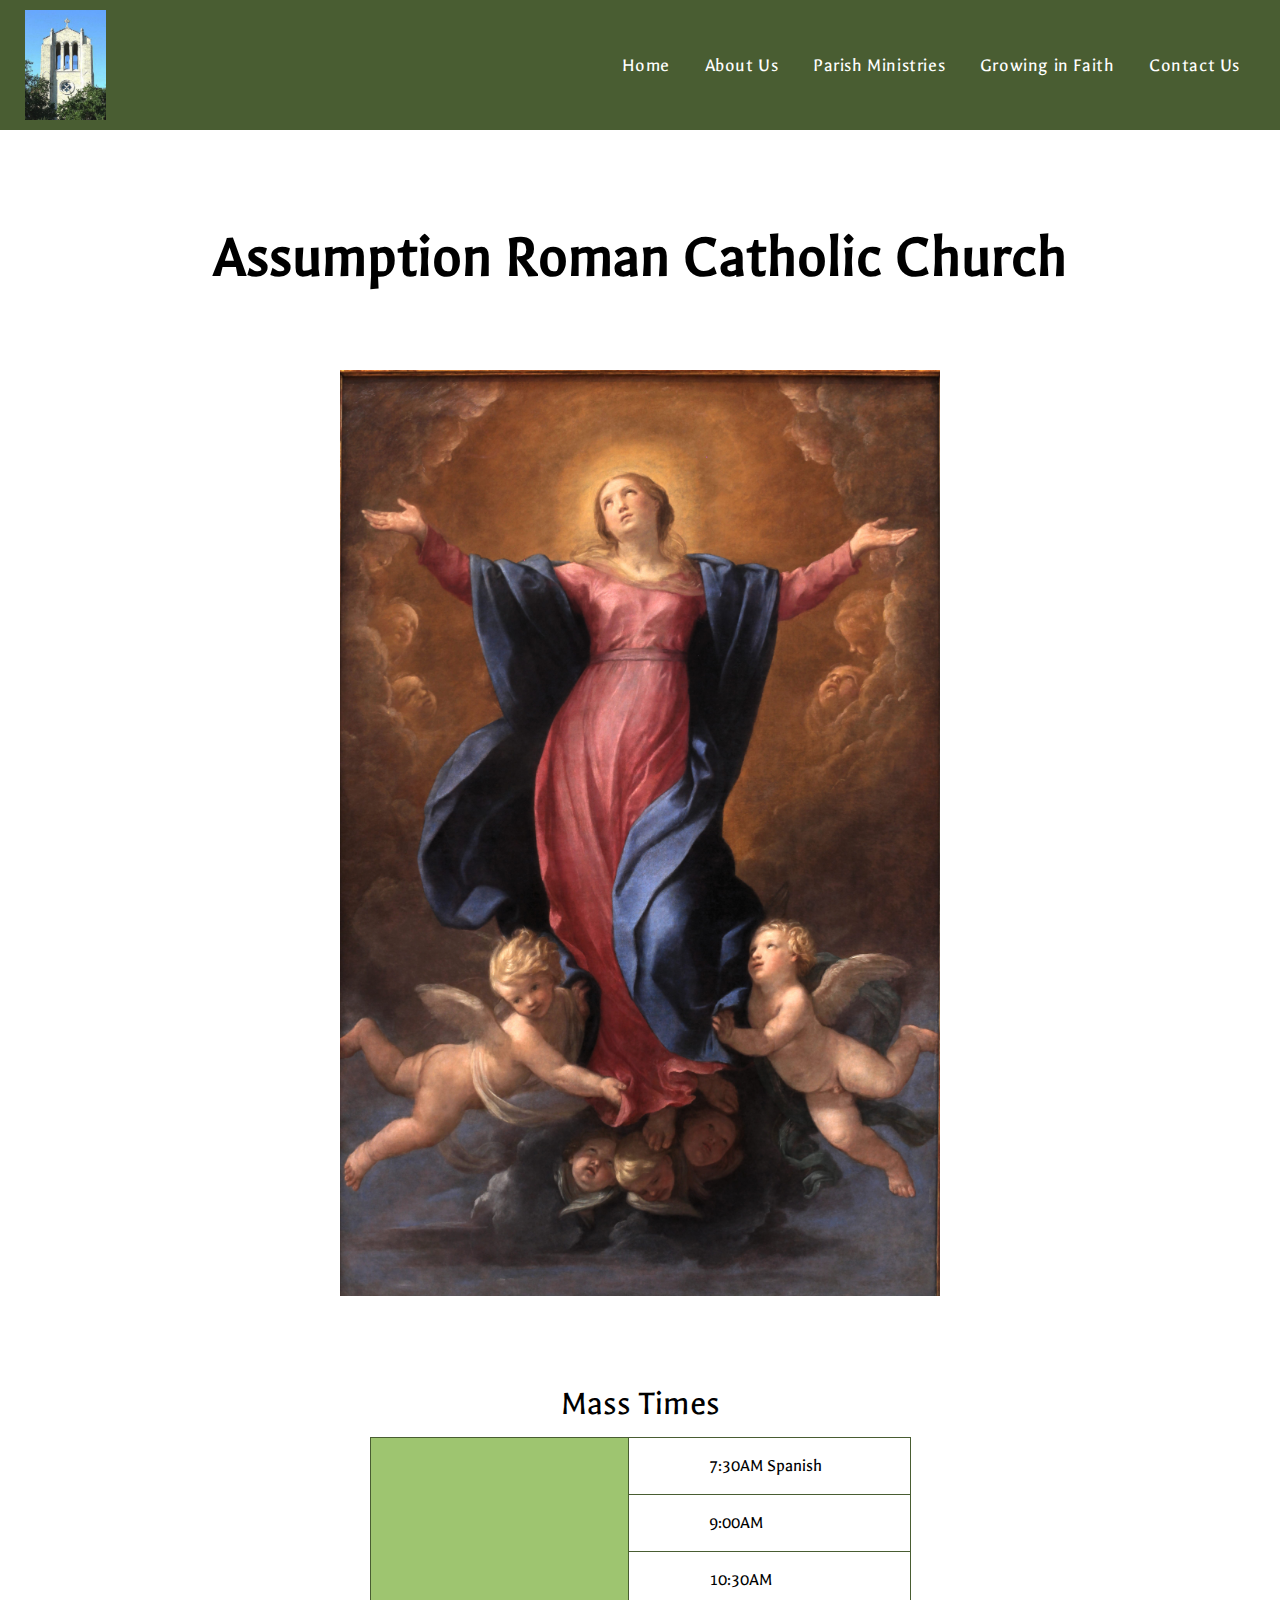
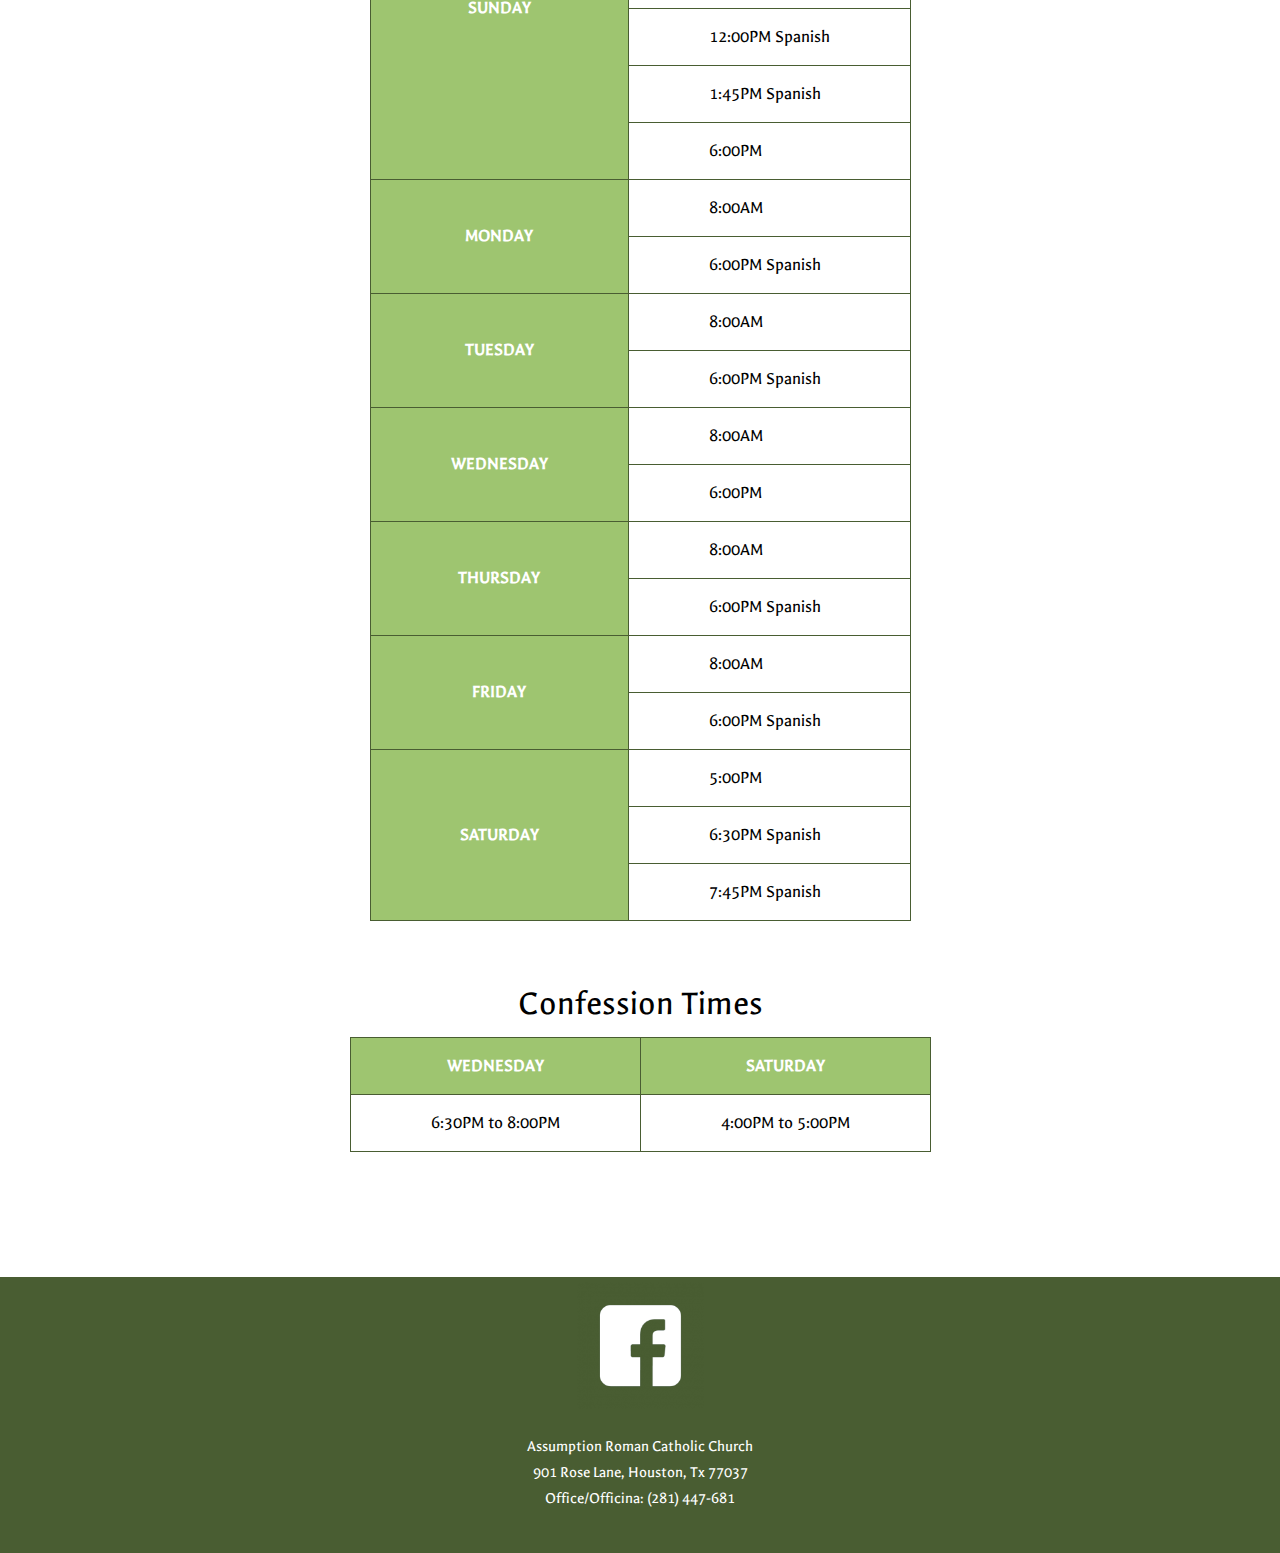
<file: index.html>
<!DOCTYPE html>
<html>
<head>
<title>Assumption Catholic Church</title>
<meta charset="utf-8">
<meta name="viewport" content="width=device-width, initial-scale=1.0">
<link rel="stylesheet" type="text/css" href="mainstyle.css">
<link href="https://fonts.googleapis.com/css?family=Galdeano" rel="stylesheet">
</head>

<body>
<header>
<a href="index.html"> 
<img src="Images/church.jpg" alt="Assumption Catholic Church" class="logo"></a>

<nav>
 <div class="nav" id="myTopnav">
 <a href="javascript:void(0);" class="icon" onclick="myFunction()">&#9776;</a>
 
 	<ul class="test">
 	<li><a href="index.html">Home</a></li>
 	<li><a href="about.html">About Us</a></li>
	<li><a href="ministries.html">Parish Ministries</a></li>
	<li><a href="faith.html">Growing in Faith</a></li>
	<li><a href="contact.html">Contact Us</a></li>
	</ul>	
 </div>
</nav>

</header>

<main>
<h1>Assumption Roman Catholic Church</h1>

<img src="Images/virgin_mary.jpg" alt="Virgin Mary" class="image">

<table>
 <caption>Mass Times</caption>
	<tr>
 		<th rowspan="6">SUNDAY</th>
 		<td>7:30AM Spanish</td>
	</tr>
	<tr>
 		<td>9:00AM</td>
	</tr>
	<tr>
 		<td>10:30AM</td>
 	</tr>
 	<tr>
 		<td>12:00PM Spanish</td>
 	</tr>
 	<tr>
 		<td>1:45PM Spanish</td>
 	</tr>
 	<tr>
 		<td>6:00PM</td> 	
	</tr>
	<tr>	
 		<th rowspan="2">MONDAY</th>
 		<td>8:00AM</td>
 	</tr>
 	<tr>
 		<td>6:00PM Spanish</td>
 	</tr>
 	<tr>
 		<th rowspan="2">TUESDAY</th>
 		<td>8:00AM</td>
 	</tr>
 	<tr>
 		<td>6:00PM Spanish</td>
 	</tr>
 	<tr>
 		<th rowspan="2">WEDNESDAY</th>
 		<td>8:00AM</td>
 	</tr>
 	<tr>
 		<td>6:00PM</td>
 	</tr>
 	<tr>
 		<th rowspan="2">THURSDAY</th>
 		<td>8:00AM</td>
 	</tr>
 	<tr>
 		<td>6:00PM Spanish</td>
 	</tr>
 	<tr>
 		<th rowspan="2">FRIDAY</th>
 		<td>8:00AM</td>
 	</tr>
 	<tr>
 		<td>6:00PM Spanish</td>
 	</tr>
 	<tr>
 		<th rowspan="3">SATURDAY</th>
 		<td>5:00PM</td>
 	</tr>
 	<tr>
 		<td>6:30PM Spanish</td>
 	</tr>
 	<tr>
 		<td>7:45PM Spanish</td>
 	</tr>
 </table>

<table>
 <caption>Confession Times</caption>
  <thead>
	<tr>
		<th>WEDNESDAY</th> 
		<th>SATURDAY</th> 
	</tr>
  </thead>

<tbody>
  <tr>
	<td>6:30PM to 8:00PM</td>
	<td>4:00PM to 5:00PM</td>
  </tr>
</tbody>
</table>
  
</main>

<script>
function myFunction() {
var x = document.getElementById("myTopnav");
if (x.className === "nav") {
	x.className += " responsive";
} 
else {
    x.className = "nav";
}

}
</script>

<footer>
<a href="https://www.facebook.com/assumptionhouston/" target="_blank">
<img src="Images/facebook_logo.png" alt="Facebook" class="facebook"></a>
   <p>Assumption Roman Catholic Church<br>
   901 Rose Lane, Houston, Tx 77037<br>
   Office/Officina: (281) 447-681</p>
</footer>

</body>
</html>
</file>
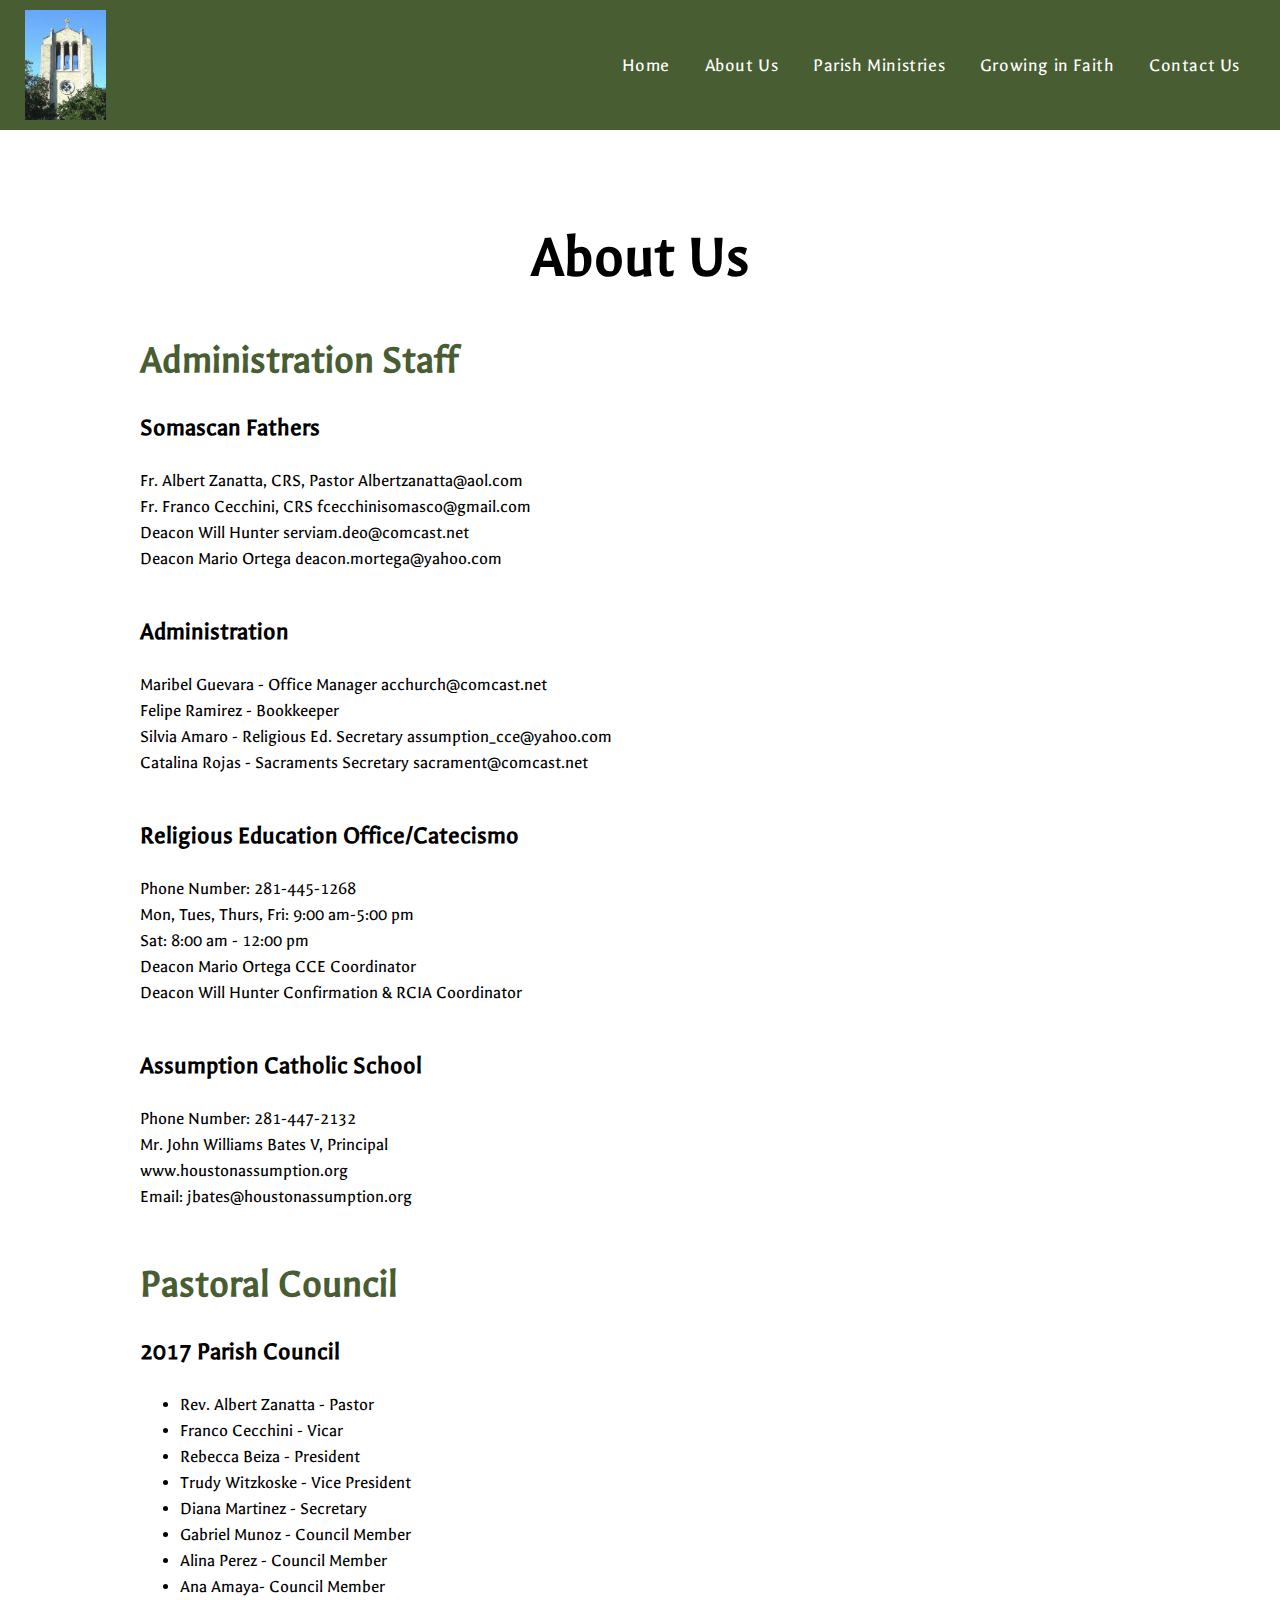
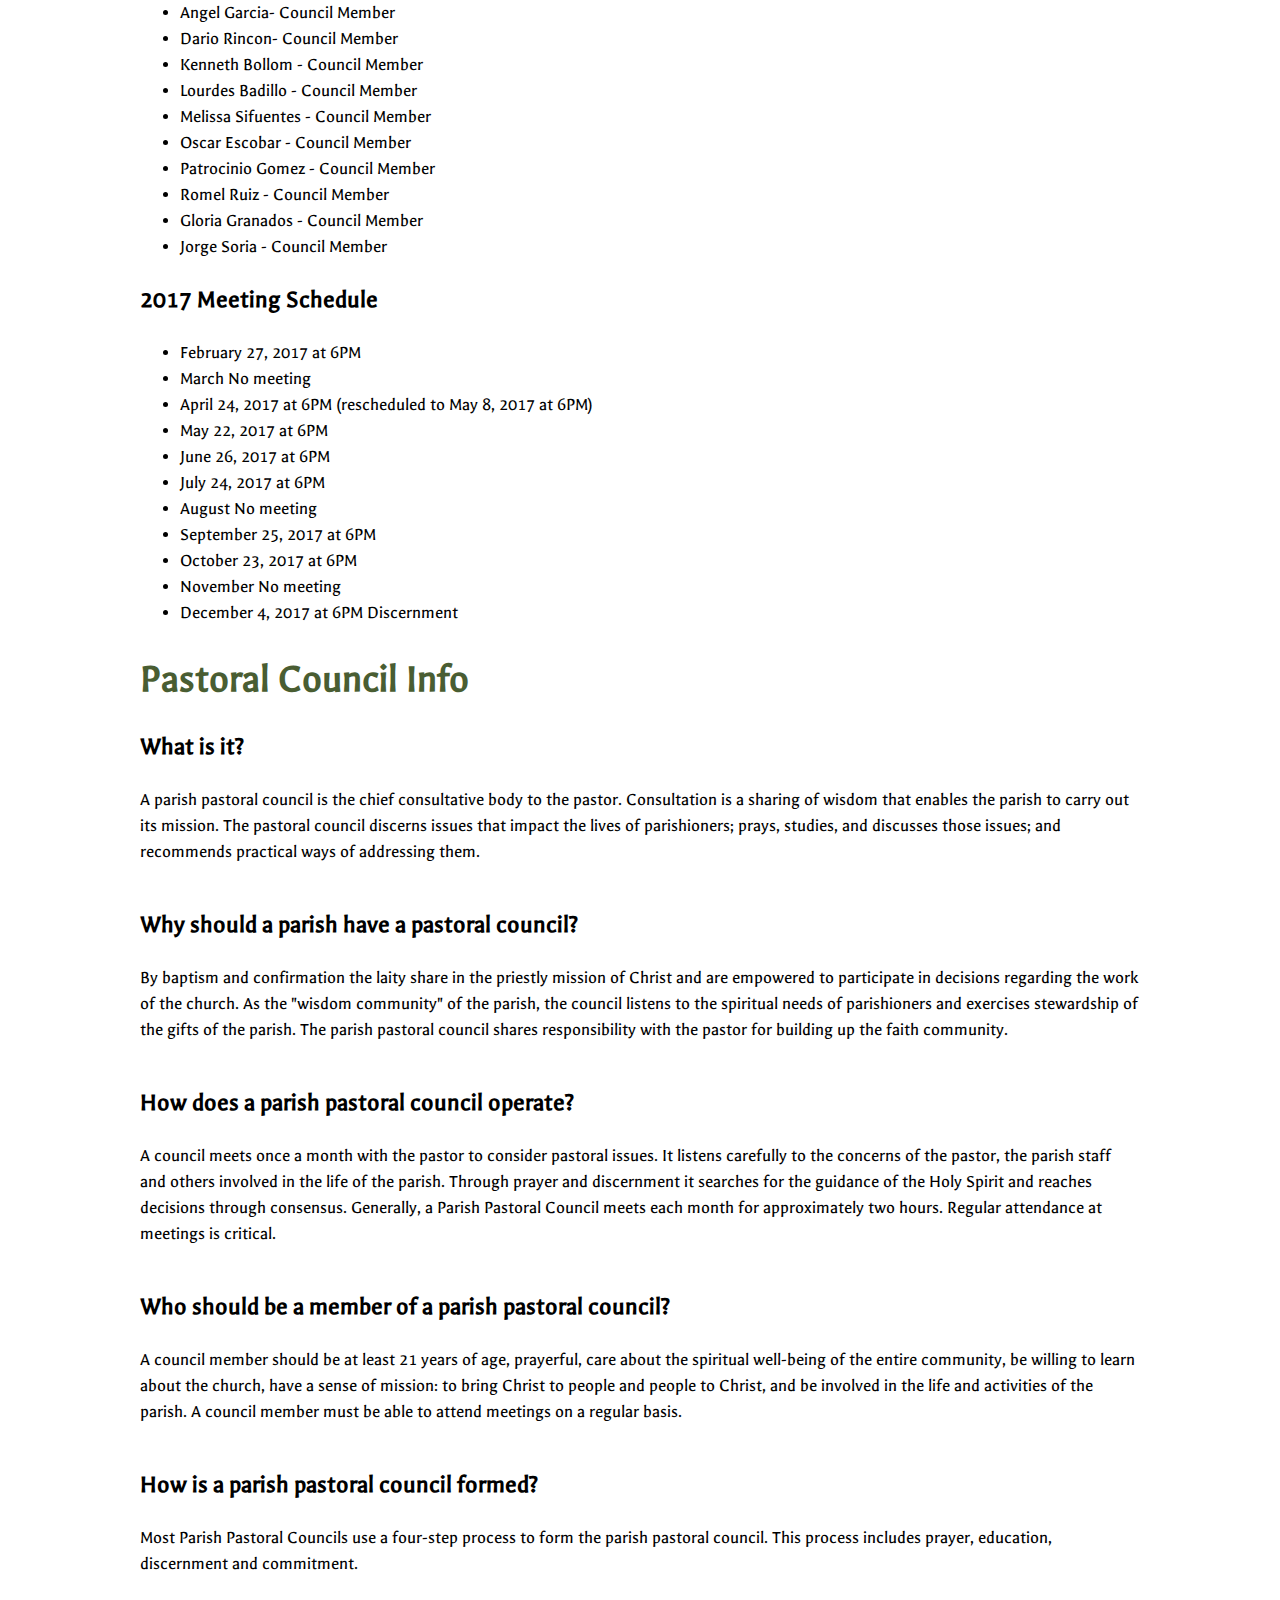
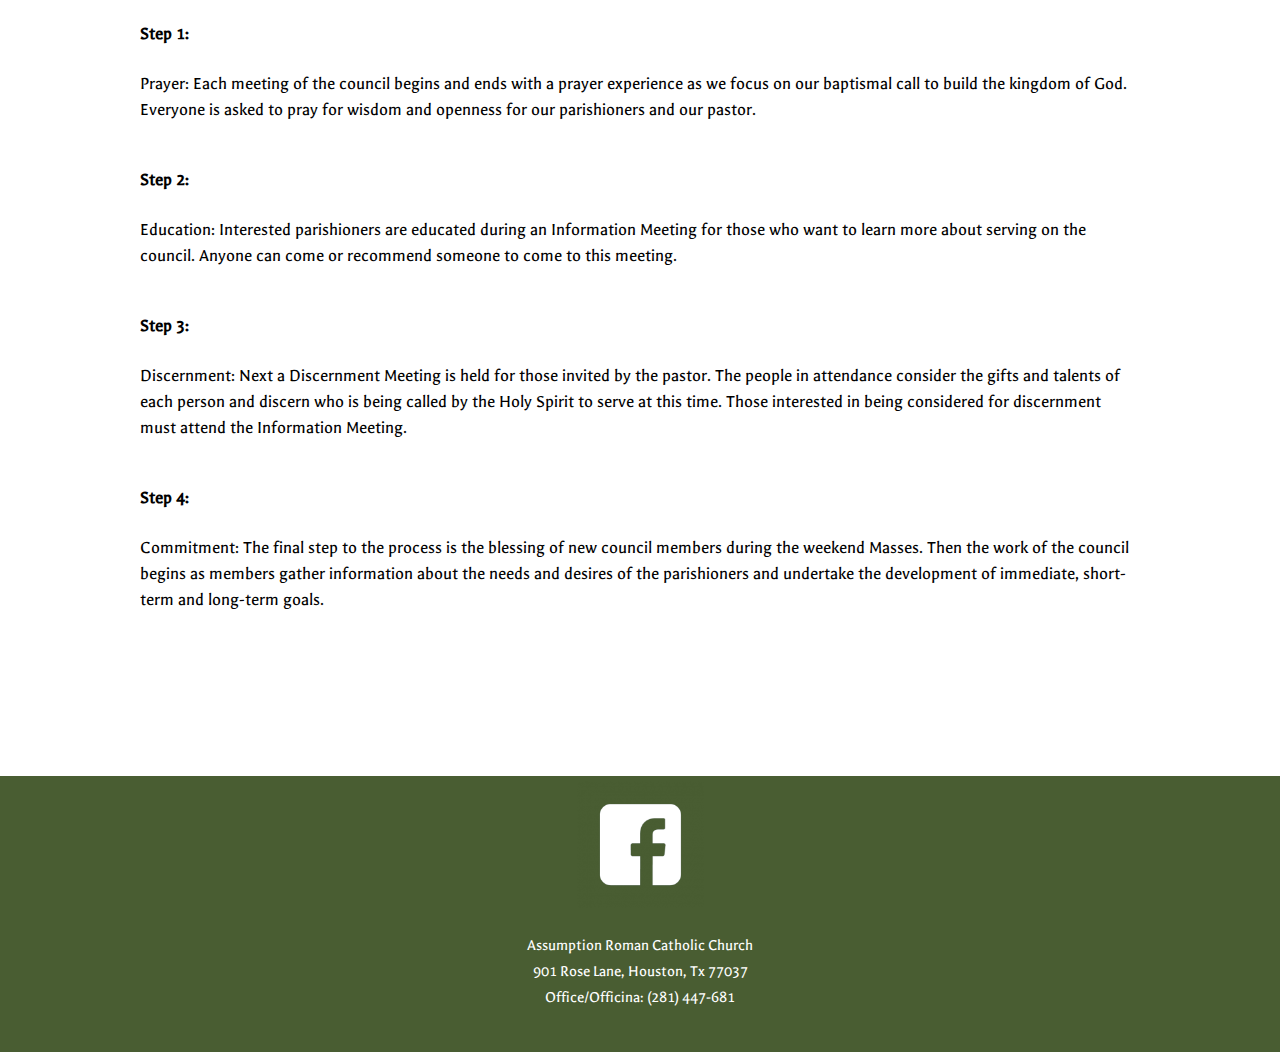
<file: about.html>
<!DOCTYPE html>
<html>
<head>
<title>Assumption Catholic Church</title>
<meta charset="utf-8">
<meta name="viewport" content="width=device-width, initial-scale=1.0">
<link rel="stylesheet" type="text/css" href="mainstyle.css">
<link href="https://fonts.googleapis.com/css?family=Galdeano" rel="stylesheet">
</head>

<body>
<header>
<a href="index.html"> 
<img src="Images/church.jpg" alt="Assumption Catholic Church" class="logo"></a>

<nav>
 <div class="nav" id="myTopnav">
 <a href="javascript:void(0);" class="icon" onclick="myFunction()">&#9776;</a>
 
 	<ul class="test">
 	<li><a href="index.html">Home</a></li>
 	<li><a href="about.html">About Us</a></li>
	<li><a href="ministries.html">Parish Ministries</a></li>
	<li><a href="faith.html">Growing in Faith</a></li>
	<li><a href="contact.html">Contact Us</a></li>
	</ul>	
 </div>
</nav>

</header>


<main>
<h1>About Us</h1>

<h2>Administration Staff</h2>

<h3>Somascan Fathers</h3>
 <p>Fr. Albert Zanatta, CRS, Pastor Albertzanatta@aol.com<br>
Fr. Franco Cecchini, CRS fcecchinisomasco@gmail.com<br>
Deacon Will Hunter serviam.deo@comcast.net<br>
Deacon Mario Ortega deacon.mortega@yahoo.com</p>

<h3>Administration</h3>
 <p>Maribel Guevara - Office Manager acchurch@comcast.net<br>
Felipe Ramirez - Bookkeeper<br>
Silvia Amaro -  Religious Ed. Secretary assumption_cce@yahoo.com<br>
Catalina Rojas - Sacraments Secretary sacrament@comcast.net</p>

<h3>Religious Education Office/Catecismo</h3>
 <p>Phone Number:  281-445-1268<br>
Mon, Tues, Thurs, Fri: 9:00 am-5:00 pm<br>
Sat: 8:00 am - 12:00 pm<br>
Deacon Mario Ortega CCE Coordinator<br>
Deacon Will Hunter Confirmation & RCIA Coordinator</p>

<h3>Assumption Catholic School</h3>
 <p>Phone Number: 281-447-2132<br>
Mr. John Williams Bates V, Principal<br>
www.houstonassumption.org<br>
Email: jbates@houstonassumption.org</p>

<h2>Pastoral Council</h2>
<h3>2017 Parish Council</h3>  
<ul>
  <li>Rev. Albert Zanatta - Pastor</li>
  <li>Franco Cecchini - Vicar</li>
  <li>Rebecca Beiza - President</li>
  <li>Trudy Witzkoske - Vice President</li>
  <li>Diana Martinez - Secretary</li>
  <li>Gabriel Munoz - Council Member</li>
  <li>Alina Perez - Council Member</li>
  <li>Ana Amaya- Council Member</li>
  <li>Angel Garcia- Council Member</li>
  <li>Dario Rincon- Council Member</li>
  <li>Kenneth Bollom - Council Member</li>
  <li>Lourdes Badillo - Council Member</li>
  <li>Melissa Sifuentes - Council Member</li>
  <li>Oscar Escobar - Council Member</li>
  <li>Patrocinio Gomez - Council Member</li>
  <li>Romel Ruiz - Council Member</li>
  <li>Gloria Granados - Council Member</li>
  <li>Jorge Soria - Council Member</li>
</ul>

<h3>2017 Meeting Schedule</h3>
<ul>
<li>February 27, 2017 at 6PM</li>
<li>March No meeting</li>
<li>April 24, 2017 at 6PM (rescheduled to May 8, 2017 at 6PM)</li>
<li>May 22, 2017 at 6PM</li> 
<li>June 26, 2017 at 6PM</li>
<li>July 24, 2017 at 6PM</li>
<li>August No meeting</li>
<li>September 25, 2017 at 6PM</li>
<li>October 23, 2017 at 6PM</li>
<li>November No meeting</li>
<li>December 4, 2017 at 6PM Discernment</li>
</ul>

<h2>Pastoral Council Info</h2>
<h3>What is it?</h3> 
 <p>A parish pastoral council is the chief consultative body to the pastor. Consultation is
a sharing of wisdom that enables the parish to carry out its mission. The pastoral council 
discerns issues that impact the lives of parishioners; prays, studies, and discusses those 
issues; and recommends practical ways of addressing them.</p> 
 
<h3>Why should a parish have a pastoral council?</h3>
 <p>By baptism and confirmation the laity share in the priestly mission of Christ and are 
empowered to participate in decisions regarding the work of the church. As the "wisdom 
community" of the parish, the council listens to the spiritual needs of parishioners and 
exercises stewardship of the gifts of the parish. The parish pastoral council shares 
responsibility with the pastor for building up the faith community.</p>

<h3>How does a parish pastoral council operate?</h3> 
 <p>A council meets once a month with the pastor to consider pastoral issues. It listens 
carefully to the concerns of the pastor, the parish staff and others involved in the life 
of the parish. Through prayer and discernment it searches for the guidance of the Holy 
Spirit and reaches decisions through consensus. Generally, a Parish Pastoral Council meets
 each month for approximately two hours. Regular attendance at meetings is critical.</p> 
 
<h3>Who should be a member of a parish pastoral council?</h3> 
 <p>A council member should be at least 21 years of age, prayerful, care about the spiritual 
well-being of the entire community, be willing to learn about the church, have a sense of 
mission: to bring Christ to people and people to Christ, and be involved in the life and 
activities of the parish. A council member must be able to attend meetings on a regular basis.</p>

<h3>How is a parish pastoral council formed?</h3>
 <p>Most Parish Pastoral Councils use a four-step process to form the parish pastoral council. 
This process includes prayer, education, discernment and commitment.</p>
<h4>Step 1:</h4> 
 <p>Prayer: Each meeting of the council begins and ends with a prayer experience as 
we focus on our baptismal call to build the kingdom of God. Everyone is asked to pray for 
wisdom and openness for our parishioners and our pastor.</p>  
<h4>Step 2:</h4> 
 <p>Education: Interested parishioners are educated during an Information Meeting for 
those who want to learn more about serving on the council. Anyone can come or recommend 
someone to come to this meeting.</p> 
<h4>Step 3:</h4> 
 <p>Discernment: Next a Discernment Meeting is held for those invited by the pastor. 
The people in attendance consider the gifts and talents of each person and discern who is 
being called by the Holy Spirit to serve at this time. Those interested in being considered 
for discernment must attend the Information Meeting.</p> 
<h4>Step 4:</h4> 
 <p>Commitment: The final step to the process is the blessing of new council members
during the weekend Masses. Then the work of the council begins as members gather information
about the needs and desires of the parishioners and undertake the development of immediate, 
short-term and long-term goals.</p> 

</main>

<script>
function myFunction() {
var x = document.getElementById("myTopnav");
if (x.className === "nav") {
	x.className += " responsive";
} 
else {
    x.className = "nav";
}

}
</script>

<footer>
<a href="https://www.facebook.com/assumptionhouston/" target="_blank">
<img src="Images/facebook_logo.png" alt="Facebook" class="facebook"></a>
   <p>Assumption Roman Catholic Church<br>
   901 Rose Lane, Houston, Tx 77037<br>
   Office/Officina: (281) 447-681</p>
</footer>

</body>
</html>
</file>
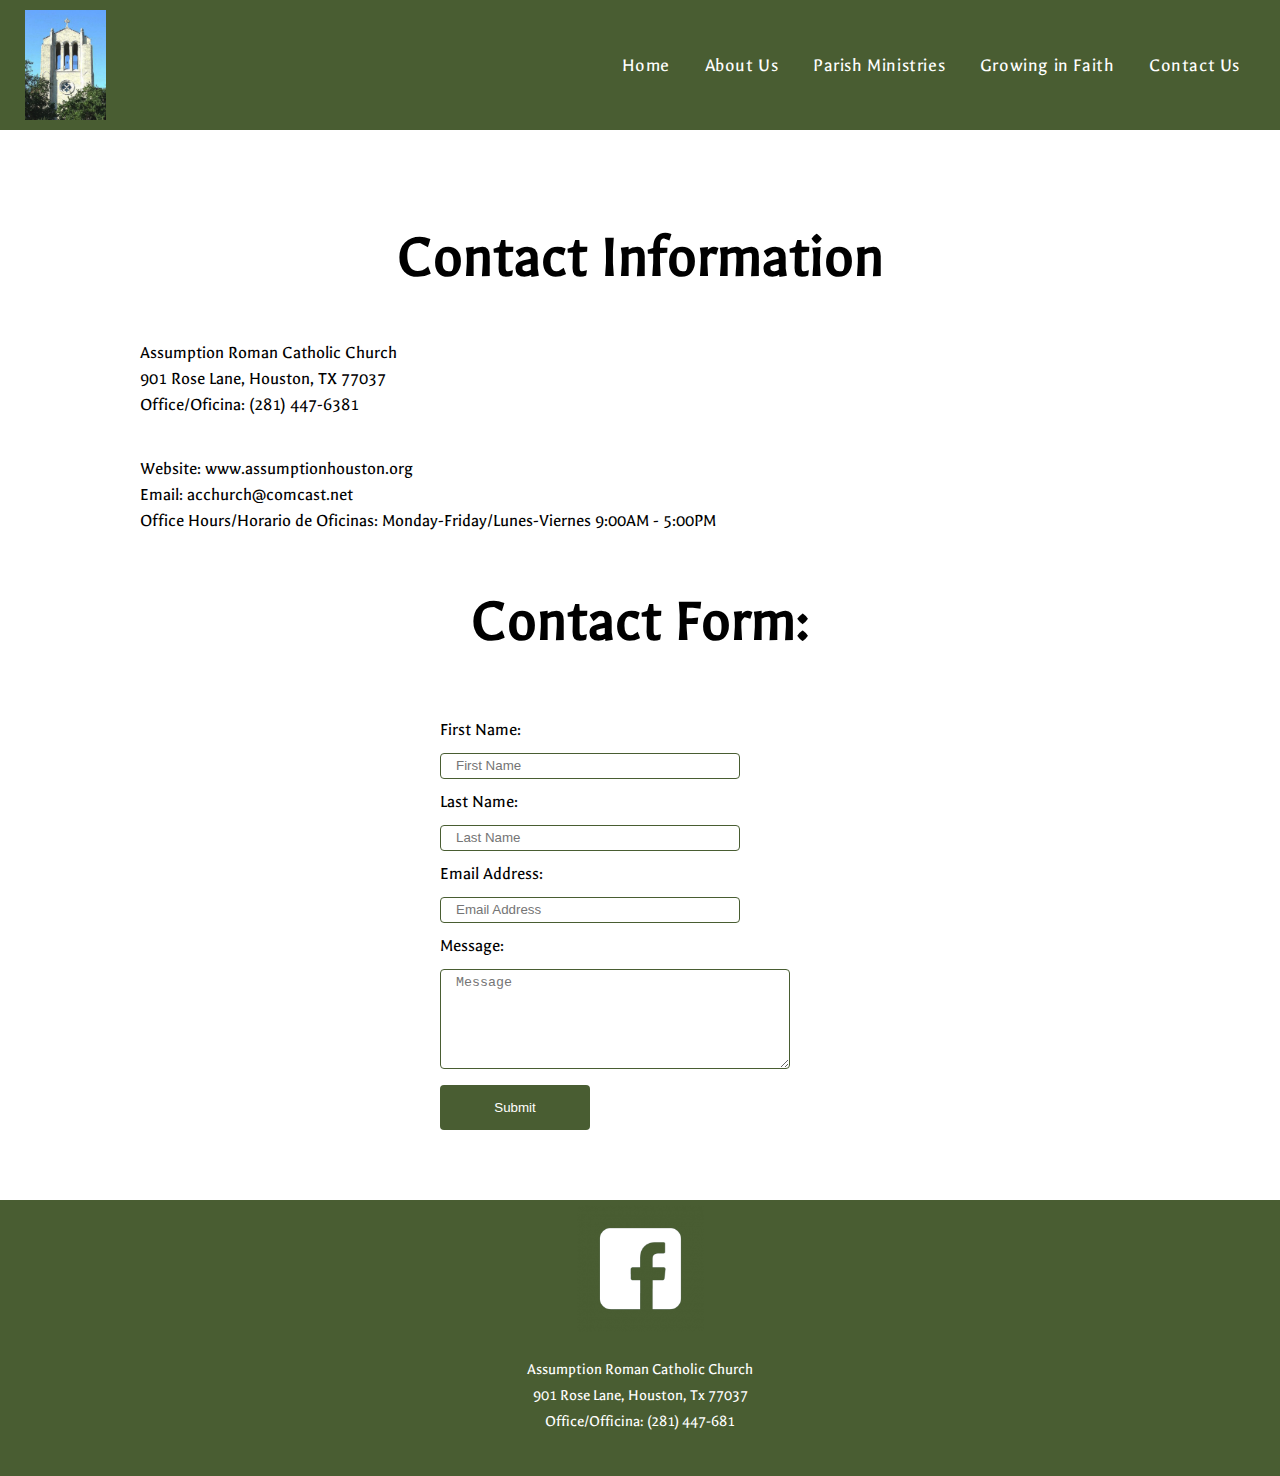
<file: contact.html>
<!DOCTYPE html>
<html>
<head>
<title>Assumption Catholic Church</title>
<meta charset="utf-8">
<meta name="viewport" content="width=device-width, initial-scale=1.0">
<link rel="stylesheet" type="text/css" href="mainstyle.css">
<link href="https://fonts.googleapis.com/css?family=Galdeano" rel="stylesheet">
</head>

<body>
<header>
<a href="index.html"> 
<img src="Images/church.jpg" alt="Assumption Catholic Church" class="logo"></a>

<nav>
 <div class="nav" id="myTopnav">
 <a href="javascript:void(0);" class="icon" onclick="myFunction()">&#9776;</a>
 
 	<ul class="test">
 	<li><a href="index.html">Home</a></li>
 	<li><a href="about.html">About Us</a></li>
	<li><a href="ministries.html">Parish Ministries</a></li>
	<li><a href="faith.html">Growing in Faith</a></li>
	<li><a href="contact.html">Contact Us</a></li>
	</ul>	
 </div>
</nav>

</header>

<main>
<h1>Contact Information</h1>

<p>Assumption Roman Catholic Church<br>
901 Rose Lane, Houston, TX 77037<br>
Office/Oficina: (281) 447-6381</p>

<p>Website: www.assumptionhouston.org<br>
Email: acchurch@comcast.net<br>
Office Hours/Horario de Oficinas: Monday-Friday/Lunes-Viernes 9:00AM - 5:00PM</p>

<h1>Contact Form:</h1>
<form name="input" action="#" method="post">
  First Name:<input type="text" name="firstname" placeholder="First Name">
  Last Name:<input type="text" name="lastname" placeholder="Last Name">
  Email Address:<input type="text" name="email" placeholder="Email Address">
  Message:<textarea id="message" name="message" placeholder="Message"></textarea>
  <input type="submit" name="subit" value="Submit">
</form>
  
</main>

<script>
function myFunction() {
var x = document.getElementById("myTopnav");
if (x.className === "nav") {
	x.className += " responsive";
} 
else {
    x.className = "nav";
}

}
</script>

<footer>
<a href="https://www.facebook.com/assumptionhouston/" target="_blank">
<img src="Images/facebook_logo.png" alt="Facebook" class="facebook"></a>
   <p>Assumption Roman Catholic Church<br>
   901 Rose Lane, Houston, Tx 77037<br>
   Office/Officina: (281) 447-681</p>
</footer>

</body>
</html>
</file>
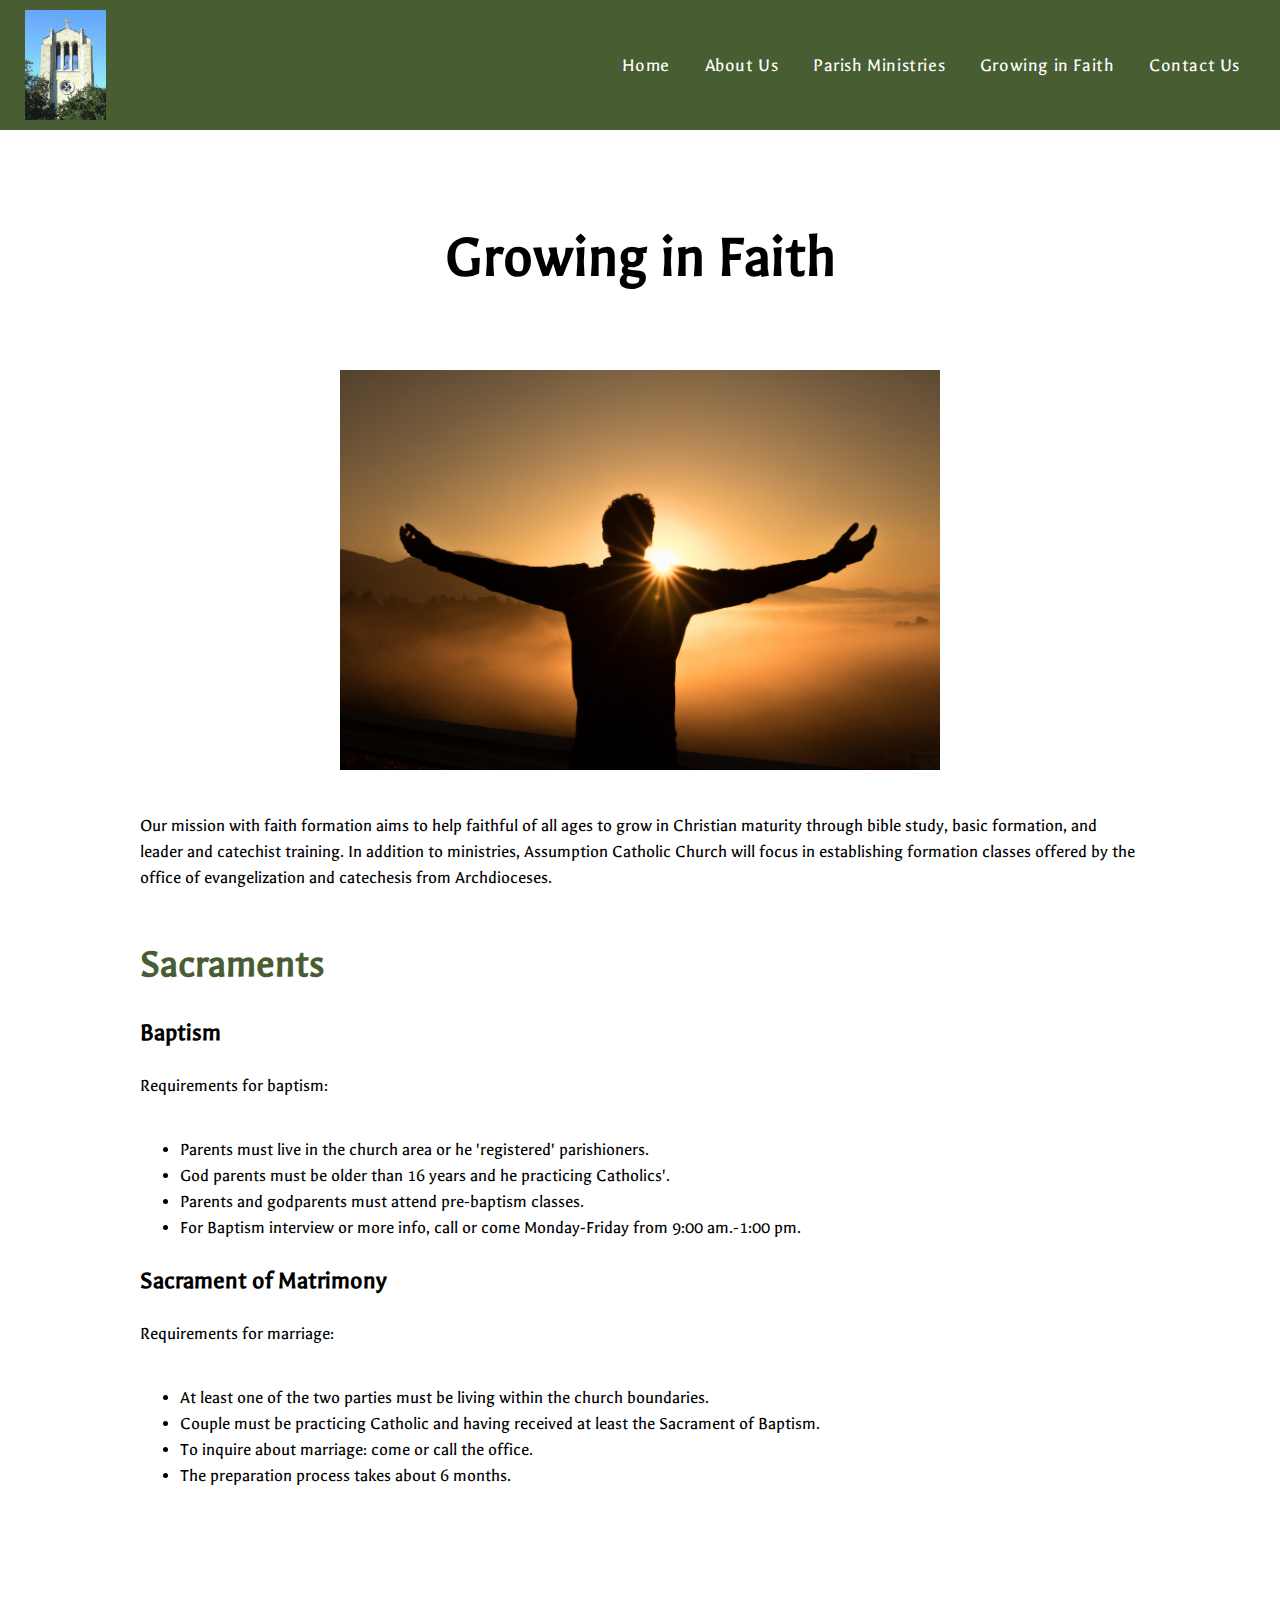
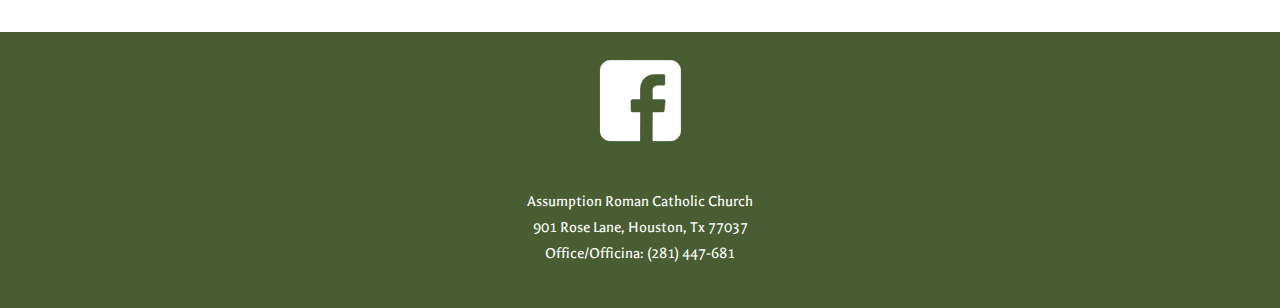
<file: faith.html>
<!DOCTYPE html>
<html>
<head>
<title>Assumption Catholic Church</title>
<meta charset="utf-8">
<meta name="viewport" content="width=device-width, initial-scale=1.0">
<link rel="stylesheet" type="text/css" href="mainstyle.css">
<link href="https://fonts.googleapis.com/css?family=Galdeano" rel="stylesheet">
</head>

<body>
<header>
<a href="index.html"> 
<img src="Images/church.jpg" alt="Assumption Catholic Church" class="logo"></a>

<nav>
 <div class="nav" id="myTopnav">
 <a href="javascript:void(0);" class="icon" onclick="myFunction()">&#9776;</a>
 
 	<ul class="test">
 	<li><a href="index.html">Home</a></li>
 	<li><a href="about.html">About Us</a></li>
	<li><a href="ministries.html">Parish Ministries</a></li>
	<li><a href="faith.html">Growing in Faith</a></li>
	<li><a href="contact.html">Contact Us</a></li>
	</ul>	
 </div>
</nav>

</header>

<main>
<h1>Growing in Faith</h1>

<img src="Images/faith.jpg" alt="Faith" class="image">

<p>Our mission with faith formation aims to help faithful of all ages to grow in Christian 
maturity through bible study, basic formation, and leader and catechist training.  
In addition to ministries, Assumption Catholic Church will focus in establishing formation 
classes offered by the office of evangelization and catechesis from Archdioceses.</p>

<h2>Sacraments</h2>

<h3>Baptism</h3>
<p>Requirements for baptism:</p>
<ul>
<li>Parents must live in the church area or he 'registered' parishioners.</li>
<li>God parents must be older than 16 years and he practicing Catholics'.</li>
<li>Parents and godparents must attend pre-baptism classes.</li>
<li>For Baptism interview or more info, call or come Mon­day-Friday from 9:00 am.-1:00 pm.</li> 
</ul>

<h3>Sacrament of Matrimony</h3>
<p>Requirements for marriage:</p>
<ul>
<li>At least one of the two parties must be living within the church boundaries.</li>
<li>Couple must be practicing Catholic and having received at least the Sacrament of Baptism.</li>
<li>To inquire about marriage: come or call the office.</li>
<li>The preparation process takes about 6 months.</li> 
</ul>

</main>

<script>
function myFunction() {
var x = document.getElementById("myTopnav");
if (x.className === "nav") {
	x.className += " responsive";
} 
else {
    x.className = "nav";
}

}
</script>

<footer>
<a href="https://www.facebook.com/assumptionhouston/" target="_blank">
<img src="Images/facebook_logo.png" alt="Facebook" class="facebook"></a>
   <p>Assumption Roman Catholic Church<br>
   901 Rose Lane, Houston, Tx 77037<br>
   Office/Officina: (281) 447-681</p>
</footer>

</body>
</html>
</file>
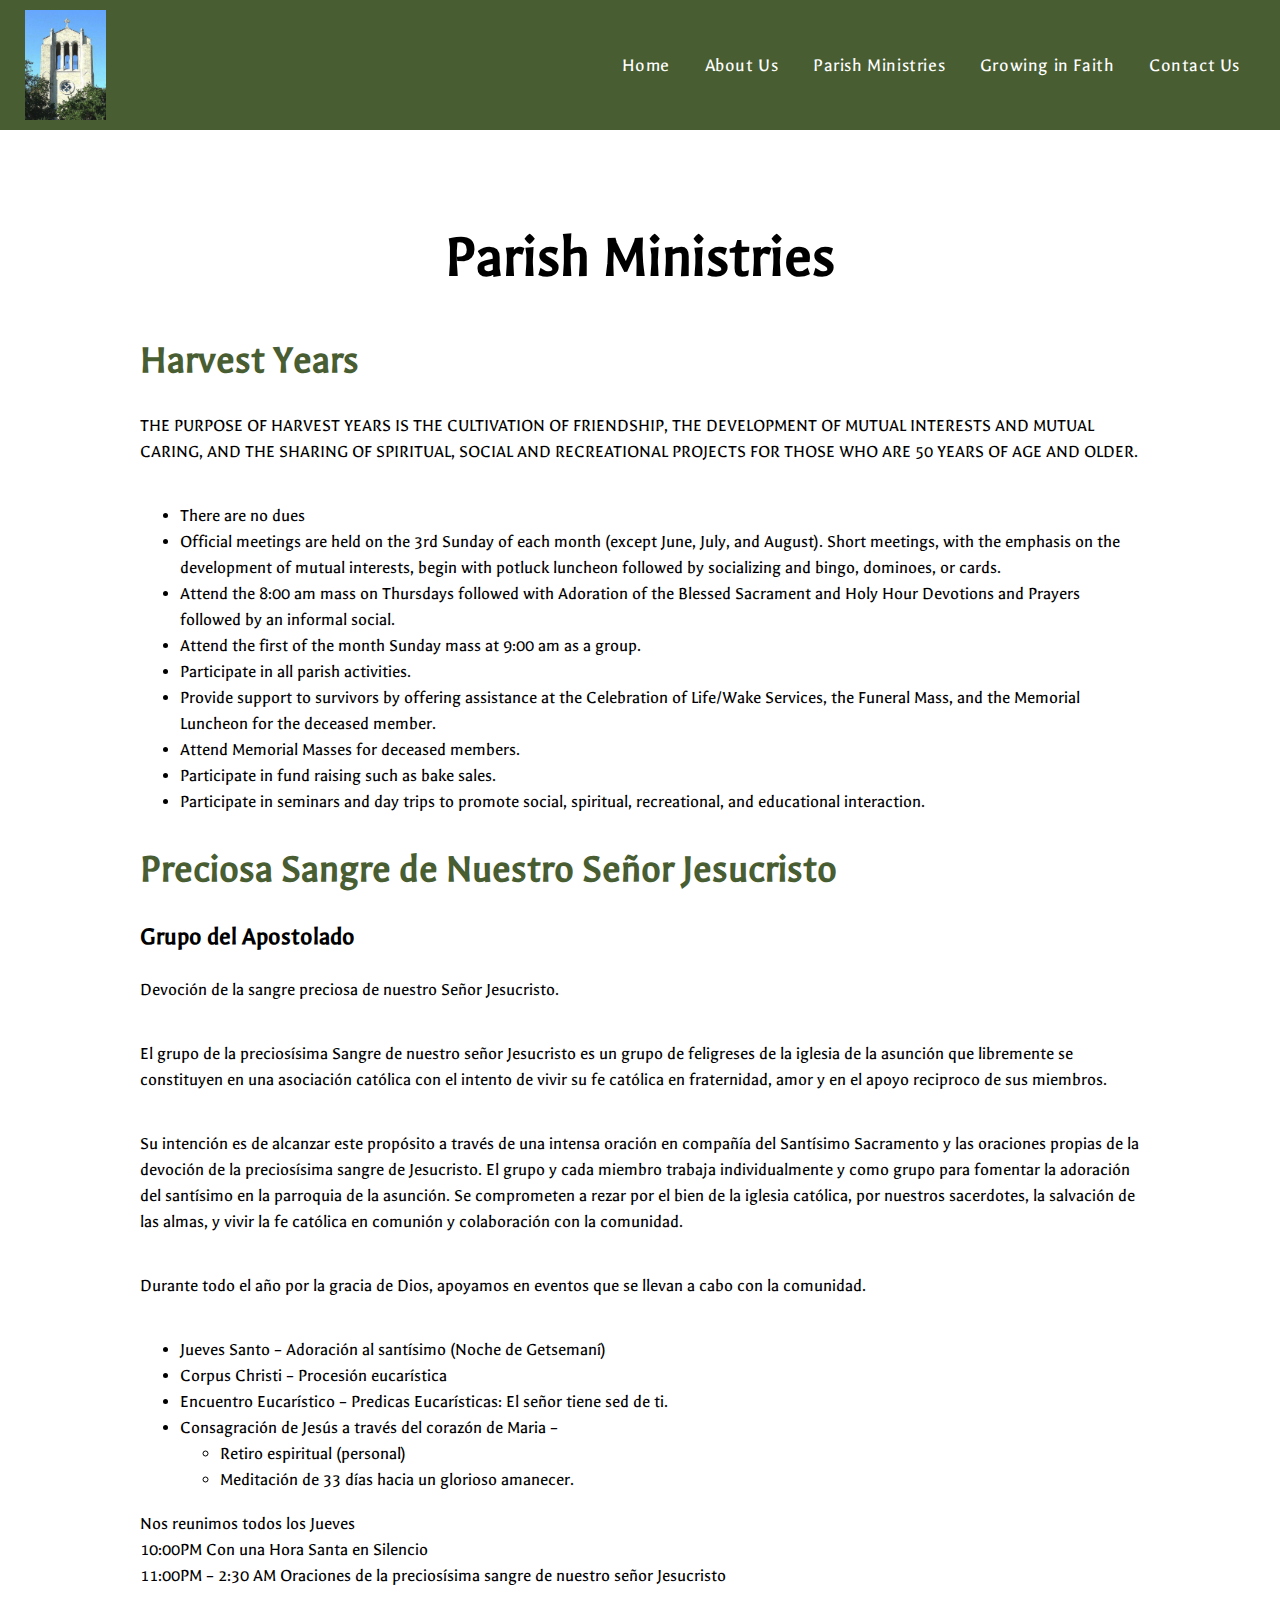
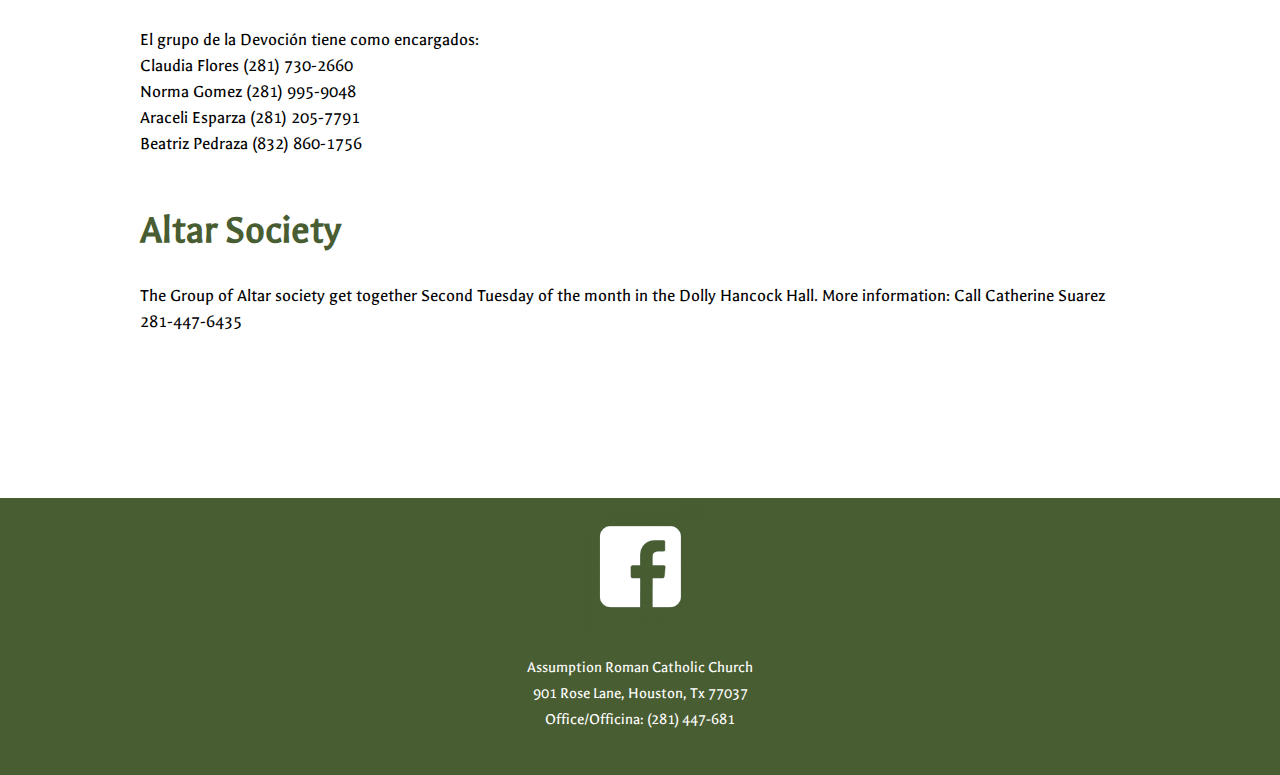
<file: ministries.html>
<!DOCTYPE html>
<html>
<head>
<title>Assumption Catholic Church</title>
<meta charset="utf-8">
<meta name="viewport" content="width=device-width, initial-scale=1.0">
<link rel="stylesheet" type="text/css" href="mainstyle.css">
<link href="https://fonts.googleapis.com/css?family=Galdeano" rel="stylesheet">
</head>

<body>
<header>
<a href="index.html"> 
<img src="Images/church.jpg" alt="Assumption Catholic Church" class="logo"></a>

<nav>
 <div class="nav" id="myTopnav">
 <a href="javascript:void(0);" class="icon" onclick="myFunction()">&#9776;</a>
 
 	<ul class="test">
 	<li><a href="index.html">Home</a></li>
 	<li><a href="about.html">About Us</a></li>
	<li><a href="ministries.html">Parish Ministries</a></li>
	<li><a href="faith.html">Growing in Faith</a></li>
	<li><a href="contact.html">Contact Us</a></li>
	</ul>	
 </div>
</nav>

</header>

<main>
<h1>Parish Ministries</h1>
<h2>Harvest Years</h2>
<p>THE PURPOSE OF HARVEST YEARS IS THE CULTIVATION OF FRIENDSHIP, THE DEVELOPMENT OF MUTUAL 
INTERESTS AND MUTUAL CARING, AND THE SHARING OF SPIRITUAL, SOCIAL AND RECREATIONAL PROJECTS 
FOR THOSE WHO ARE 50 YEARS OF AGE AND OLDER.</p>
<ul>
<li>There are no dues</li>
<li>Official meetings are held on the 3rd Sunday of each month (except June, July, and August).  
Short meetings, with the emphasis on the development of mutual interests, begin with potluck 
luncheon followed by socializing and bingo, dominoes, or cards.</li>
<li>Attend the 8:00 am mass on Thursdays followed with Adoration of the Blessed Sacrament 
and Holy Hour Devotions and Prayers followed by an informal social.</li>
<li>Attend the first of the month Sunday mass at 9:00 am as a group.</li>
<li>Participate in all parish activities.</li>
<li>Provide support to survivors by offering assistance at the Celebration of Life/Wake 
Services, the Funeral Mass, and the Memorial Luncheon for the deceased member.</li>
<li>Attend Memorial Masses for deceased members.</li>
<li>Participate in fund raising such as bake sales.</li>
<li>Participate in seminars and day trips to promote social, spiritual, recreational, and 
educational interaction.</li>
</ul>

<h2>Preciosa Sangre de Nuestro Señor Jesucristo</h2>

<h3>Grupo del Apostolado</h3>
<p>Devoción de la sangre preciosa de nuestro Señor Jesucristo.</p>
 
<p>El grupo de la preciosísima Sangre de nuestro señor Jesucristo es un grupo de feligreses 
de la iglesia de la asunción que libremente se constituyen en una asociación católica con 
el intento de vivir su fe católica en fraternidad, amor y en el apoyo reciproco de sus miembros.</p>
 
<p>Su intención es de alcanzar este propósito a través de una intensa oración en compañía del 
Santísimo Sacramento y las oraciones propias de la devoción de la preciosísima sangre de Jesucristo. 
 El grupo y cada miembro trabaja individualmente y como grupo para fomentar la adoración
 del santísimo en la parroquia de la asunción.  Se comprometen a rezar por el bien de la 
 iglesia católica, por nuestros sacerdotes, la salvación de las almas, y vivir la fe católica 
 en comunión y colaboración con la comunidad.</p>
 
<p>Durante todo el año por la gracia de Dios, apoyamos en eventos que se llevan a cabo con la comunidad.</p> 
 
<ul>
<li>Jueves Santo – Adoración al santísimo (Noche de Getsemaní)</li>
<li>Corpus Christi – Procesión eucarística</li>
<li>Encuentro Eucarístico – Predicas Eucarísticas:  El señor tiene sed de ti.</li>
<li>Consagración de Jesús a través del corazón de Maria –
	<ul>
	<li>Retiro espiritual (personal)</li>
	<li>Meditación de 33 días hacia un glorioso amanecer.</li>
	</ul>
</li>
</ul>
 
<p>Nos reunimos todos los Jueves<br>
10:00PM Con una Hora Santa en Silencio<br>
11:00PM – 2:30 AM  Oraciones de la preciosísima sangre de nuestro señor Jesucristo</p>
 
<p>El grupo de la Devoción tiene como encargados:<br>
Claudia Flores (281) 730-2660<br>
Norma Gomez (281) 995-9048<br>
Araceli Esparza (281) 205-7791<br>
Beatriz Pedraza (832) 860-1756</p>

<h2>Altar Society</h2>
<p>The Group of Altar society get together Second Tuesday of the month in the Dolly Hancock 
Hall. More information: Call Catherine Suarez 281-447-6435</p>

</main>

<script>
function myFunction() {
var x = document.getElementById("myTopnav");
if (x.className === "nav") {
	x.className += " responsive";
} 
else {
    x.className = "nav";
}

}
</script>

<footer>
<a href="https://www.facebook.com/assumptionhouston/" target="_blank">
<img src="Images/facebook_logo.png" alt="Facebook" class="facebook"></a>
   <p>Assumption Roman Catholic Church<br>
   901 Rose Lane, Houston, Tx 77037<br>
   Office/Officina: (281) 447-681</p>
</footer>

</body>
</html>
</file>
<file: mainstyle.css>
body {
	background: #FFFFFF;
	font-family: 'Galdeano', sans-serif;
	font-size: 18px;
	color: #000000;
	padding: 0;
	margin: 0;
	text-align: left;
	line-height: 26px;
}

h1 {
	text-align: center;
	font-size: 60px;
	line-height: 55px;
	padding-bottom: 15px;
}

h2 {
	text-align: left;
	font-size: 40px;
	color: #495D32;
	line-height: 40px;
	
}

h3 {
	text-align: left;
	font-size: 25px;
	line-height: 30px;
}

p {
	padding-bottom: 20px;
}

form {
	width: 400px;
	height: 350px;
	text-align: left;
	margin: auto;
	position: relative;
	line-height: 30px;
	padding: 10px;
	border: 1px;
}

textarea {
	vertical-align: top;
  	width: 350px;
  	height: 100px;
  	display: block;
  	padding: 5px 15px;
  	margin: 8px 0;
  	border: 1px solid #495D32;
    border-radius: 4px;
    box-sizing: border-box;
}

input[type=text], select {
    width: 300px;
    height: 25px;
    padding: 12px 15px;
    margin: 8px 0;
    display: block;
    border: 1px solid #495D32;
    border-radius: 4px;
    box-sizing: border-box;
}

input[type=submit] {
    width: 150px;
    background-color: #495D32;
    color: white;
    padding: 15px 15px;
    margin: 8px 0;
    border: none;
    border-radius: 4px;
    cursor: pointer;
}

main {
	padding-bottom: 25px;
	margin: 100px 140px;

}

header {
	background: #495D32;
	padding: 10px;
	color: white;
}

footer {
	font-size: .9em;
	background: #495d32;
	color: white;
	text-align: center;
	padding: 5px;
	display: block;
}

.logo {
	margin: 0;
	padding: 0;
	overflow: hidden;
	float: left;
	padding-left: 15px;
	padding-top: 0px;
	display: block;
	max-width: 81px;
}

.icon {
	font-size: 20px;
	
}

.image {
	display:block;
	margin: auto;
	max-width: 60%;
	padding-top: 30px;
	padding-bottom: 25px;
}

.facebook {
	width: 10%;
	display: inline-block;
	text-align: center;
}



.nav .icon {
	display:none;
}

nav {
    margin: 0;
    background-color: #495D32;
    padding-right: 15px;
    overflow: hidden;
    letter-spacing: .6px;
}

nav a {
    display: block;
    color: #FFFFFF;
    padding: 24px 15px;
    text-decoration: none;
    font-size: 19px;
}

nav ul {
float: right;
}

nav ul li {
display:inline-block;
}

nav a:hover {
    color: #8BC34A;
}

nav a:active {
	color: #8BC34A;
}

caption {
	margin-top: 50px;
	padding: 20px;
	color: #000000;
	font-size: 35px;
	text-align: center;
}

table, tr, th, td {
	border: 1px solid #495d32;
	border-collapse: collapse;
	padding: 15px 80px;
	text-align: left;
	color: #000000;
}

table {
	width: auto;
	margin: auto;
}

th {
	text-align: center;
	background: #9EC570;
	color: #FFFFFF;
}



@media only screen and (max-width: 1064px) {

main {
	margin: 100px 140px;
}

}

@media screen and (max-width: 885px) {

.nav a {
	display: none;
}

.nav a.icon {
	float: right;
    display: block;
}


.nav.responsive {
	position: relative;
}

.nav.responsive .icon {
    position: absolute;
    right: 0;
    top: 0;
}

.nav.responsive a {
    float: none;
    display: block;
    text-align: left;
}

ul.test{
float: left;
}

ul.test li {
display: block;
color: red;
list-style: none;
}

.logo {
display:none;
}

}

@media only screen and (max-width: 775px) {

.facebook {
	width: 20%;
}

main {
	margin: 100px 60px;
}

textarea {
  	max-width: 250px;
}

input[type=text], select {
    max-width: 250px;
}

table, tr, th, td {
	padding: 12px 40px;
}

}

@media only screen and (max-width: 600px) {

table, tr, th, td {
	padding: 10px 10px;
}

.image {
	width: 100%;
}

h1 {
	font-size: 35px;
	line-height: 38px;
}

h2 {
	font-size: 25px;
	line-height: 28px;
}

h3 {
	font-size: 19px;
	line-height: 22px;	
}

}
</file>
